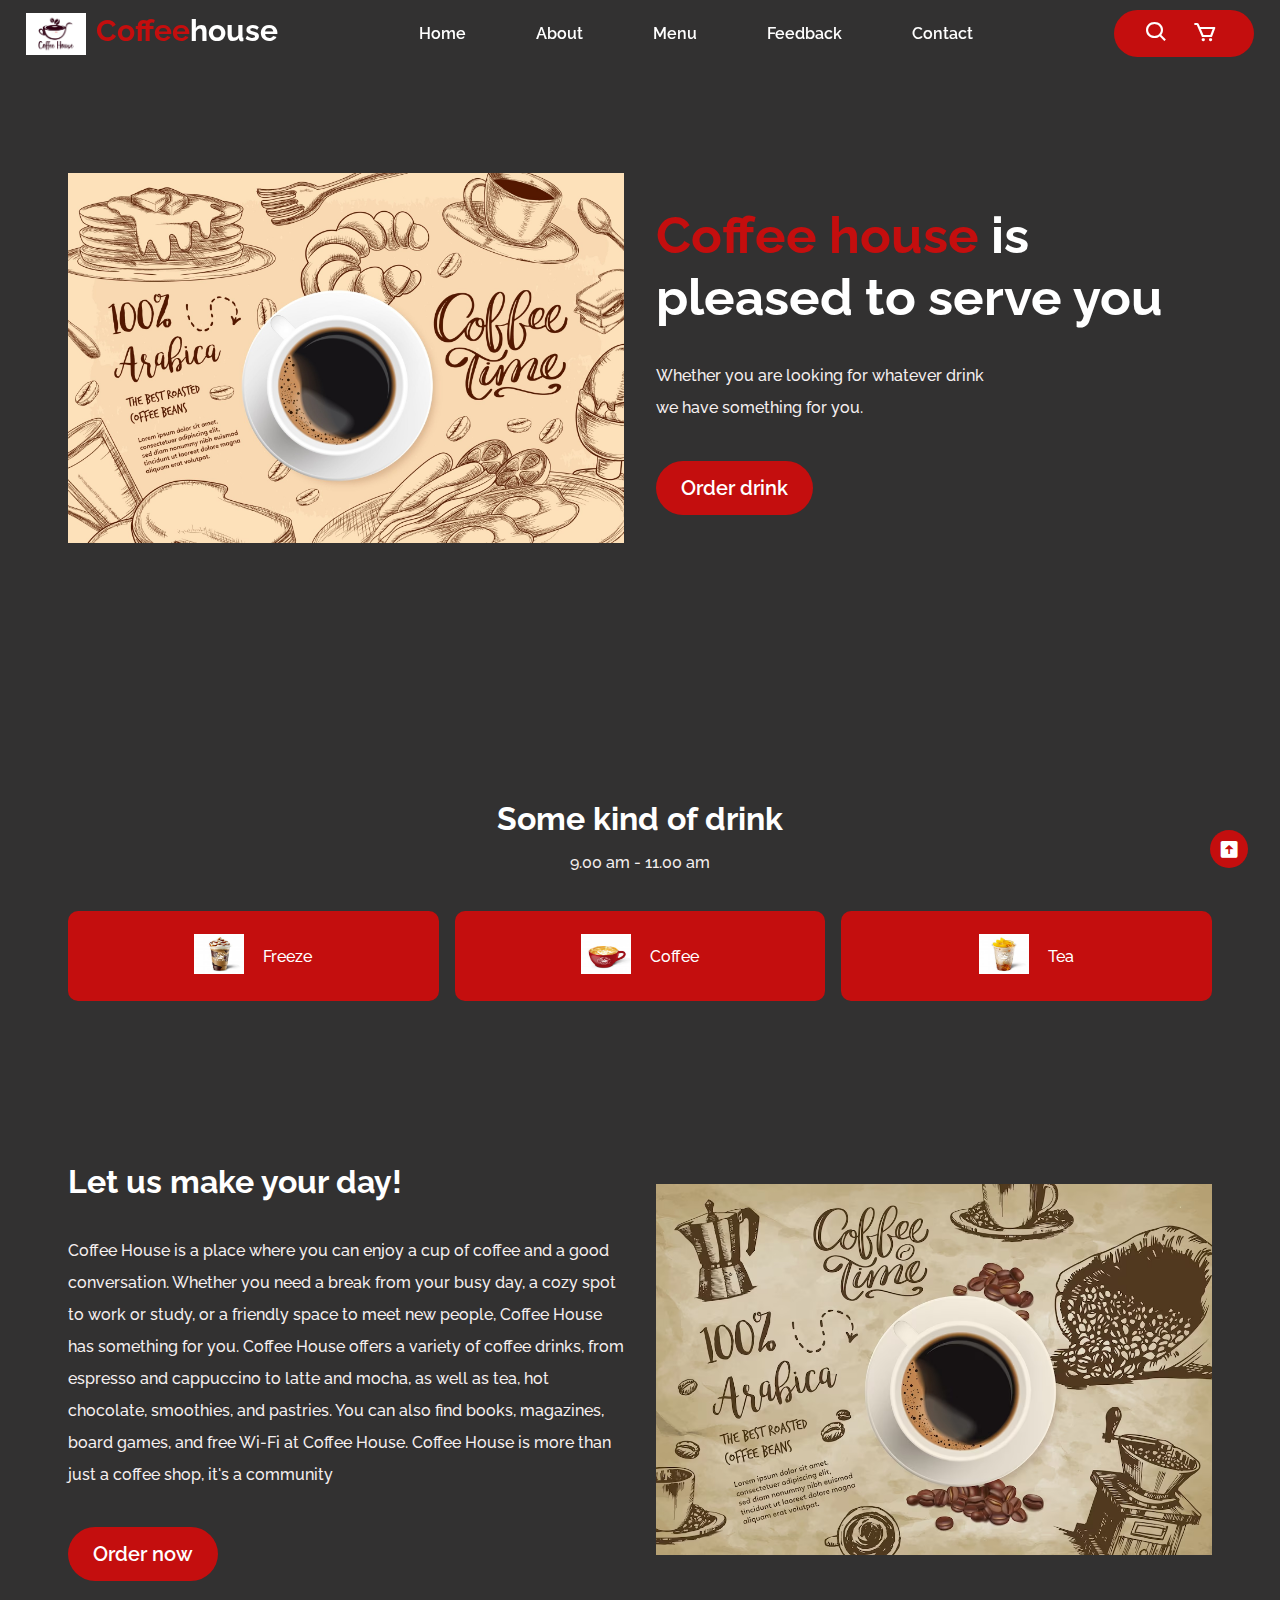
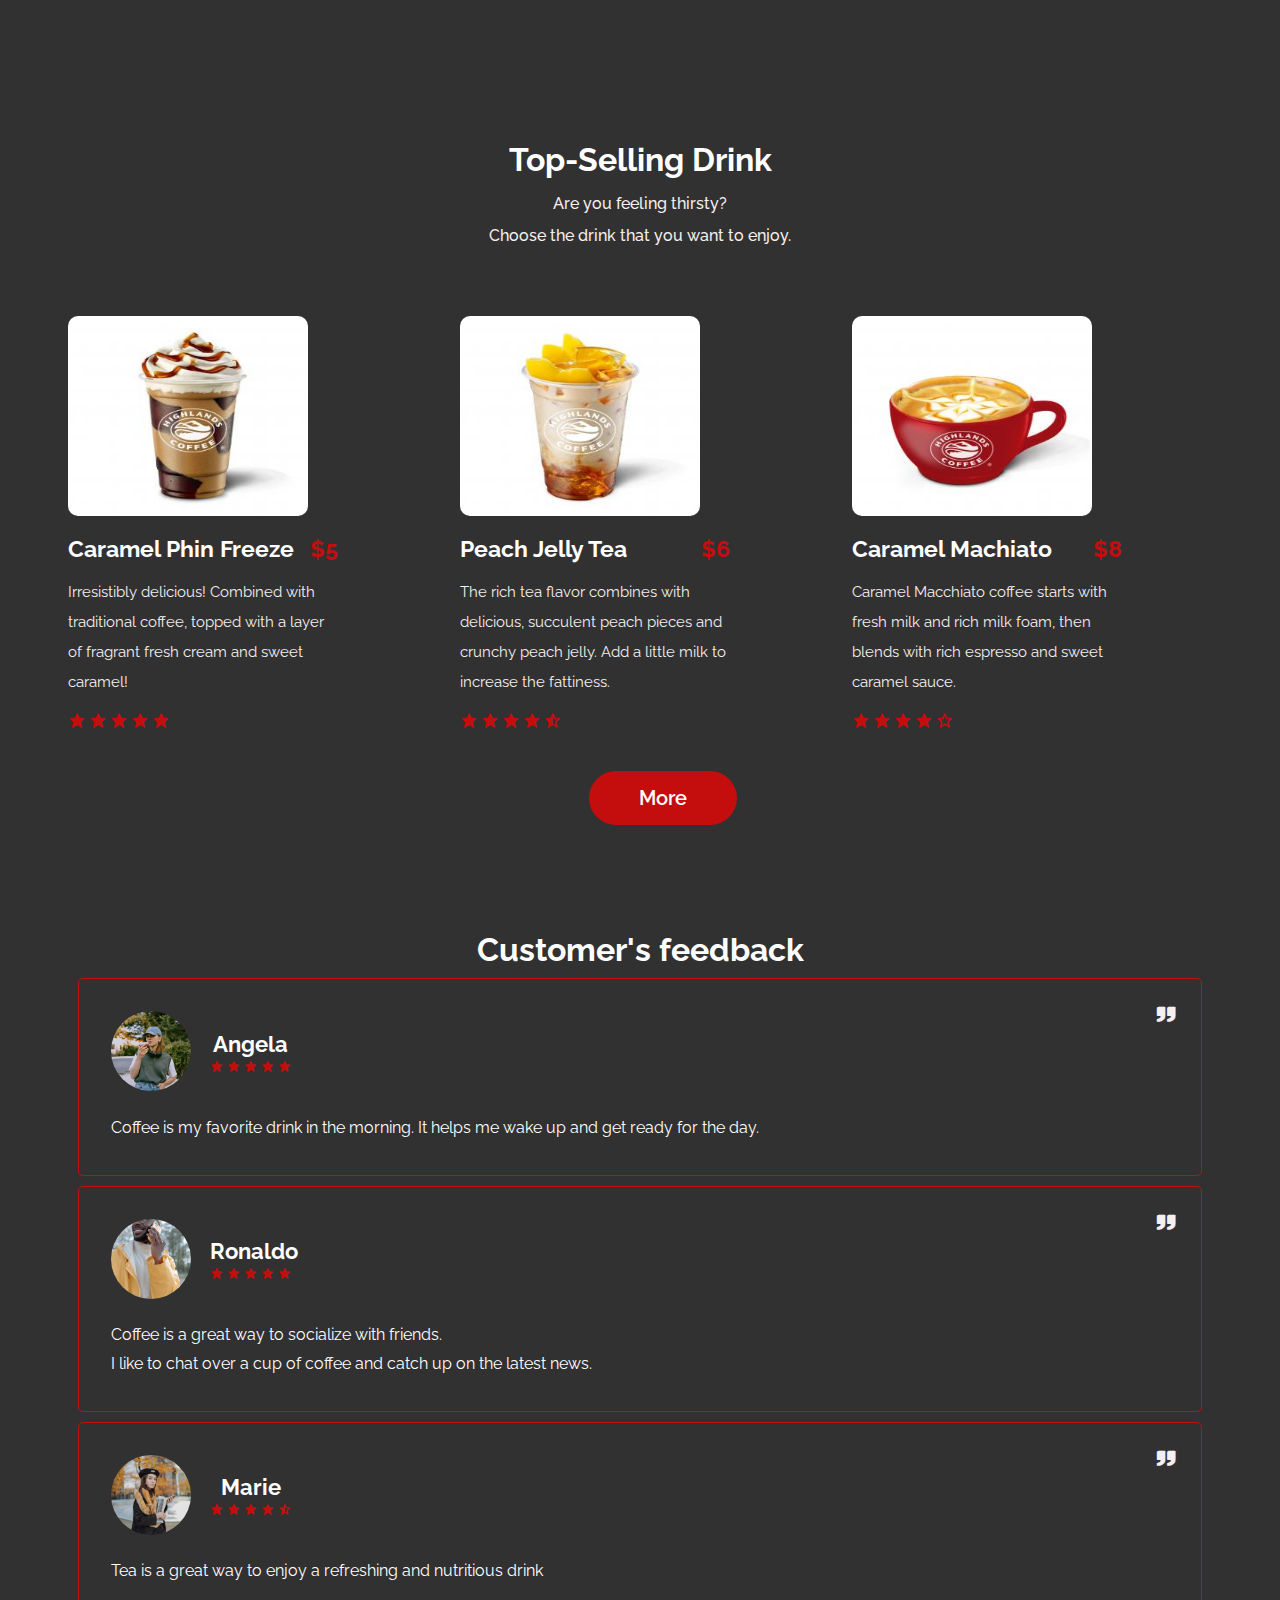
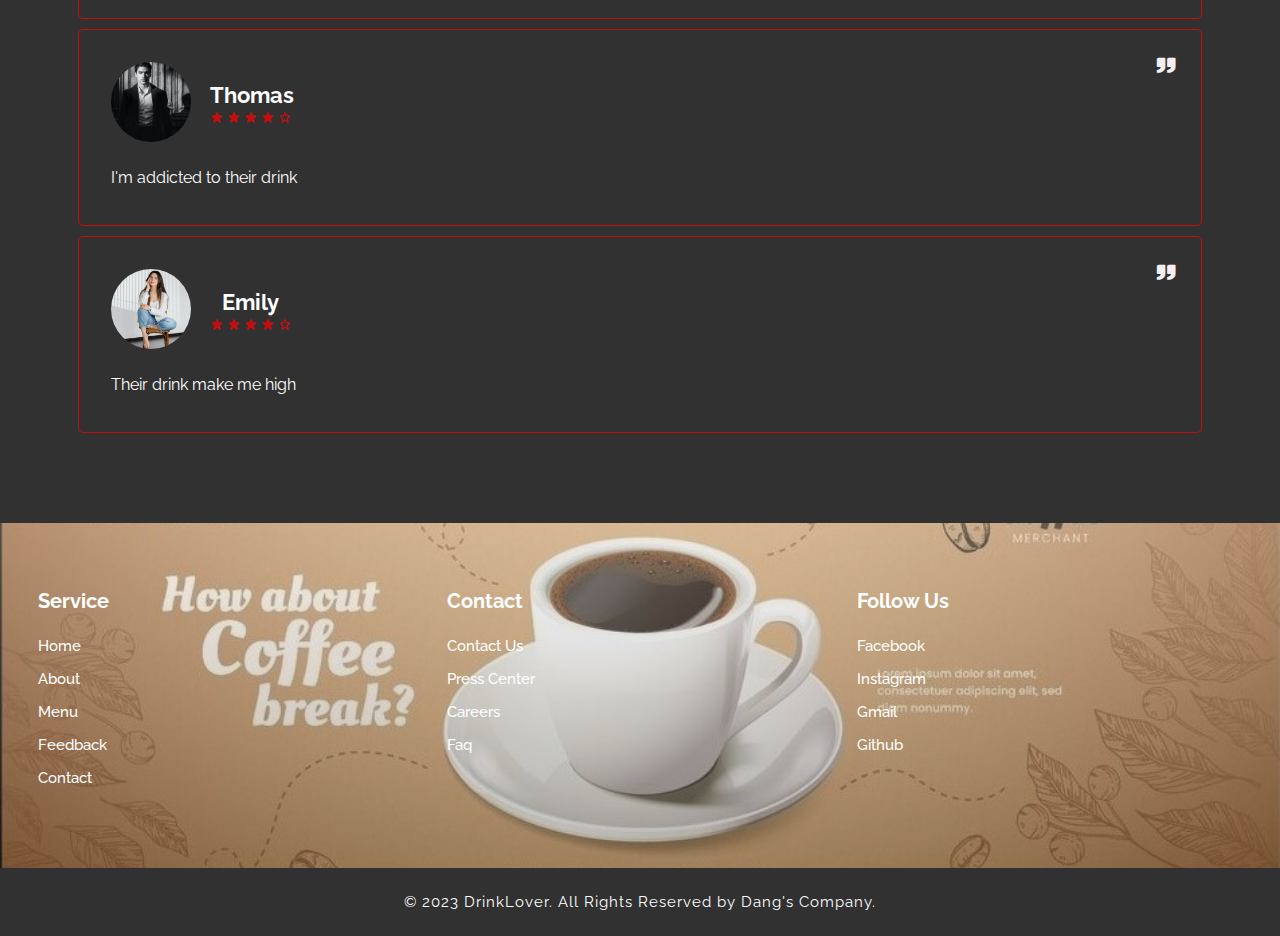
<file: index.html>
<!DOCTYPE html>
<html lang="en">
    <head>
        <meta charset="utf-8">
        <meta name="viewport" content="width=device-width, initial-scales=1">

        <title> Coffee house</title>

        <link rel="stylesheet" href="style.css">
        <link rel="stylesheet" href="https://unpkg.com/boxicons@latest/css/boxicons.min.css">
    </head>

    <body>
        <!--Header-->
        <header class="header">
            <div class="logo">
                <img src="Image/coffee logo.jpg" alt="Logo">
                <a href="#" class="logo"><span>Coffee</span>house</a>
            </div>
            
            <ul class="navbar">
                <li><a href="#home">Home</a></li>
                <li><a href="#about">About</a></li>
                <li><a href="#menu">Menu</a></li>
                <li><a href="#feedback">Feedback</a></li>
                <li><a href="#contact">Contact</a></li>
            </ul>

            <div class="h-icons">
                <a href="#"><i class='bx bx-search' ></i></a>
                <a href="#"><i class='bx bx-cart'></i></a>
                <div class="bx bx-menu" id="menu-icon"></div>
            </div>
        </header>

        <!--Home-->
        <section class="home" id="home">

            <div class="home-img">
                <img src="Image/home img.jpg">
            </div>

            <div class="home-text">
                <h1><span>Coffee house</span> is pleased to serve you</h1>
                <p>Whether you are looking for whatever drink <br> we have something for you.</p>
                <a href="order.html" class="but" id ="but">Order drink</a>
            </div>

            </div>
        </section>

        <!--Container-->
        <section class="container">
            <div class="main-text">
                <h2>Some kind of drink</h2>
                <p>9.00 am - 11.00 am</p>
            </div>

            <div class="container-box">
                <div class="c-mainbx">
                    <div class="container-img">
                        <img src="Image/nước 1.jpg" width="50px" height="40px">
                    </div>
                    <div class="container-text">
                        <p>Freeze</p>
                    </div>
                </div>

                <div class="c-mainbx">
                    <div class="container-img">
                        <img src="Image/nước 8.jpg" width="50px" height="40px">
                    </div>
                    <div class="container-text">
                        <p>Coffee</p>
                    </div>
                </div>

                <div class="c-mainbx">
                    <div class="container-img">
                        <img src="Image/nước 11.jpg" width="50px" height="40px">
                    </div>
                    <div class="container-text">
                        <p>Tea</p>
                    </div>
                </div>
                </div>

            </div>
        </section>

        <!--About-->
        <section class="about" id="about">
            <div class="about-text">
                <h2>Let us make your day!</h2>
                <p>Coffee House is a place where you can enjoy a cup of coffee and a good conversation.
                 Whether you need a break from your busy day, a cozy spot to work or study, or a friendly space to meet new people, Coffee House has something for you.
                 Coffee House offers a variety of coffee drinks, from espresso and cappuccino to latte and mocha, as well as tea, hot chocolate, smoothies, and pastries.
                 You can also find books, magazines, board games, and free Wi-Fi at Coffee House. 
                Coffee House is more than just a coffee shop, it's a community
                </p>
                <a href="order.html" class="but" id ="but">Order now</a>
            </div>    

            <div class="about-img">
                <img src="Image/about.png">
            </div>
        </section>

        <!--Menu-->
        <section class="menu" id="menu">
            <div class="main-text">
                <h2>Top-Selling Drink</h2>
                <p>Are you feeling thirsty?<br>Choose the drink that you want to enjoy.</p>
            </div>

            <div class="menu-content">
                <div class="row">
                    <img src="Image/nước 1.jpg">
                    <div class="menu-text">
                        <div class="menu-left">
                            <h4>Caramel Phin Freeze</h4>
                        </div>
                        <div class="menu-right">
                            <h5>$5</h5>
                        </div>
                    </div>
                    <p>Irresistibly delicious! Combined with traditional coffee, topped with a layer of fragrant fresh cream and sweet caramel!</p>
                    <div class="star">
                        <a href="#"><i class='bx bxs-star'></i></a>
                        <a href="#"><i class='bx bxs-star'></i></a>
                        <a href="#"><i class='bx bxs-star'></i></a>
                        <a href="#"><i class='bx bxs-star'></i></a>
                        <a href="#"><i class='bx bxs-star'></i></a>
                    </div>
                </div>

                <div class="row">
                    <img src="Image/nước 11.jpg">
                    <div class="menu-text">
                        <div class="menu-left">
                            <h4>Peach Jelly Tea</h4>
                        </div>
                        <div class="menu-right">
                            <h5>$6</h5>
                        </div>
                    </div>
                    <p>The rich tea flavor combines with delicious, succulent peach pieces and crunchy peach jelly. Add a little milk to increase the fattiness.</p>
                    <div class="star">
                        <a href="#"><i class='bx bxs-star'></i></a>
                        <a href="#"><i class='bx bxs-star'></i></a>
                        <a href="#"><i class='bx bxs-star'></i></a>
                        <a href="#"><i class='bx bxs-star'></i></a>
                        <a href="#"><i class='bx bxs-star-half'></i></a>
                    </div>
                </div>

                <div class="row">
                    <img src="Image/nước 8.jpg">
                    <div class="menu-text">
                        <div class="menu-left">
                            <h4>Caramel Machiato</h4>
                        </div>
                        <div class="menu-right">
                            <h5>$8</h5>
                        </div>
                    </div>
                    <p>Caramel Macchiato coffee starts with fresh milk and rich milk foam, then blends with rich espresso and sweet caramel sauce.</p>
                    <div class="star">
                        <a href="#"><i class='bx bxs-star'></i></a>
                        <a href="#"><i class='bx bxs-star'></i></a>
                        <a href="#"><i class='bx bxs-star'></i></a>
                        <a href="#"><i class='bx bxs-star'></i></a>
                        <a href="#"><i class='bx bx-star'></i></a>
                    </div>
                </div>   
            </div>
            <br><br>
            <a href="menu.html" class="butt" id ="butt">More</a>
        </section>

        <!--Feedback-->
         <section class="feedback" id="feedback">
            <h3>Customer's feedback</h3>
            <div class="slider">

                <!--cmt 1-->
                <div class="slide">
                    <i class='bx bxs-quote-right'></i>
                    <dis class="user">
                        <img src="Image/avt1.jpeg">
                        <div class="user-info">
                            <h3>Angela</h3>
                            <div class="star">
                                <a href="#"><i class='bx bxs-star'></i></a>
                                <a href="#"><i class='bx bxs-star'></i></a>
                                <a href="#"><i class='bx bxs-star'></i></a>
                                <a href="#"><i class='bx bxs-star'></i></a>
                                <a href="#"><i class='bx bxs-star'></i></a>
                            </div>
                        </div>
                    </dis>
                    <p>Coffee is my favorite drink in the morning. It helps me wake up and get ready for the day.</p>
                </div>

                <!--cmt 2-->
                <div class="slide">
                    <i class='bx bxs-quote-right'></i>
                    <div class="user">
                        <img src="Image/avt2.jpeg">
                        <div class="user-info">
                            <h3>Ronaldo</h3>
                            <div class="star">
                                <a href="#"><i class='bx bxs-star'></i></a>
                                <a href="#"><i class='bx bxs-star'></i></a>
                                <a href="#"><i class='bx bxs-star'></i></a>
                                <a href="#"><i class='bx bxs-star'></i></a>
                                <a href="#"><i class='bx bxs-star'></i></a>
                            </div>
                        </div>
                    </div>
                    <p>Coffee is a great way to socialize with friends.
                        <br> I like to chat over a cup of coffee and catch up on the latest news.</p>
                </div>

                <!--cmt 3-->
                <div class="slide">
                    <i class='bx bxs-quote-right'></i>
                    <div class="user">
                        <img src="Image/avt3.jpeg">
                        <div class="user-info">
                            <h3>Marie</h3>
                            <div class="star">
                                <a href="#"><i class='bx bxs-star'></i></a>
                                <a href="#"><i class='bx bxs-star'></i></a>
                                <a href="#"><i class='bx bxs-star'></i></a>
                                <a href="#"><i class='bx bxs-star'></i></a>
                                <a href="#"><i class='bx bxs-star-half'></i></a>
                            </div>
                        </div>
                    </div>
                    <p>Tea is a great way to enjoy a refreshing and nutritious drink</p>
                </div>

                <!--cmt 4-->
                <div class="slide">
                    <i class='bx bxs-quote-right'></i>
                    <div class="user">
                        <img src="Image/avt4.webp">
                        <div class="user-info">
                            <h3>Thomas</h3>
                            <div class="star">
                                <a href="#"><i class='bx bxs-star'></i></a>
                                <a href="#"><i class='bx bxs-star'></i></a>
                                <a href="#"><i class='bx bxs-star'></i></a>
                                <a href="#"><i class='bx bxs-star'></i></a>
                                <a href="#"><i class='bx bx-star'></i></a>
                            </div>
                        </div>
                    </div>
                    <p>I'm addicted to their drink</p>
                </div>

                <!--cmt 5-->
                <div class="slide">
                    <i class='bx bxs-quote-right'></i>
                    <div class="user">
                        <img src="Image/avt5.webp">
                        <div class="user-info">
                            <h3>Emily</h3>
                            <div class="star">
                                <a href="#"><i class='bx bxs-star'></i></a>
                                <a href="#"><i class='bx bxs-star'></i></a>
                                <a href="#"><i class='bx bxs-star'></i></a>
                                <a href="#"><i class='bx bxs-star'></i></a>
                                <a href="#"><i class='bx bx-star'></i></a>
                            </div>
                        </div>
                    </div>
                    <p>Their drink make me high</p>
                </div>
            </div>
        </section>

        <!--Contact-->
        <section class="contact" id="contact">
            <div class="main-contact">
                <div class="contact-content">
                    <h4>Service</h4>
                    <li><a href="#home">Home</a></li>
                    <li><a href="#about">About</a></li>
                    <li><a href="#menu">Menu</a></li>
                    <li><a href="#feedback">Feedback</a></li>
                    <li><a href="#contact">Contact</a></li>
                </div>

                <div class="contact-content">
                    <h4>Contact</h4>
                    <li><a href="#">Contact Us</a></li>
                    <li><a href="#">Press Center</a></li>
                    <li><a href="#">Careers</a></li>
                    <li><a href="#">Faq</a></li>
                </div>

                <div class="contact-content">
                    <h4>Follow Us</h4>
                    <li><a href="https://www.facebook.com/profile.php?id=100048425405560">Facebook</a></li>
                    <li><a href="https://www.instagram.com/dhuu_04/">Instagram</a></li>
                    <li><a href="https://mail.google.com/mail/u/0/?pli=1#inbox">Gmail</a></li>
                    <li><a href="https://github.com/pdhuu">Github</a></li>
                </div>
            </div>
        </section>

        <div class="last-text">
            <p>© 2023 DrinkLover. All Rights Reserved by Dang's Company.</p>
        </div>

        <!--Scroll top-->
        <a href="#home" class="scroll-top">
            <i class='bx bxs-up-arrow-square'></i>
        </a>

        <!--JS-->
        <script src="script.js"></script>

    </body>

</html>
</file>
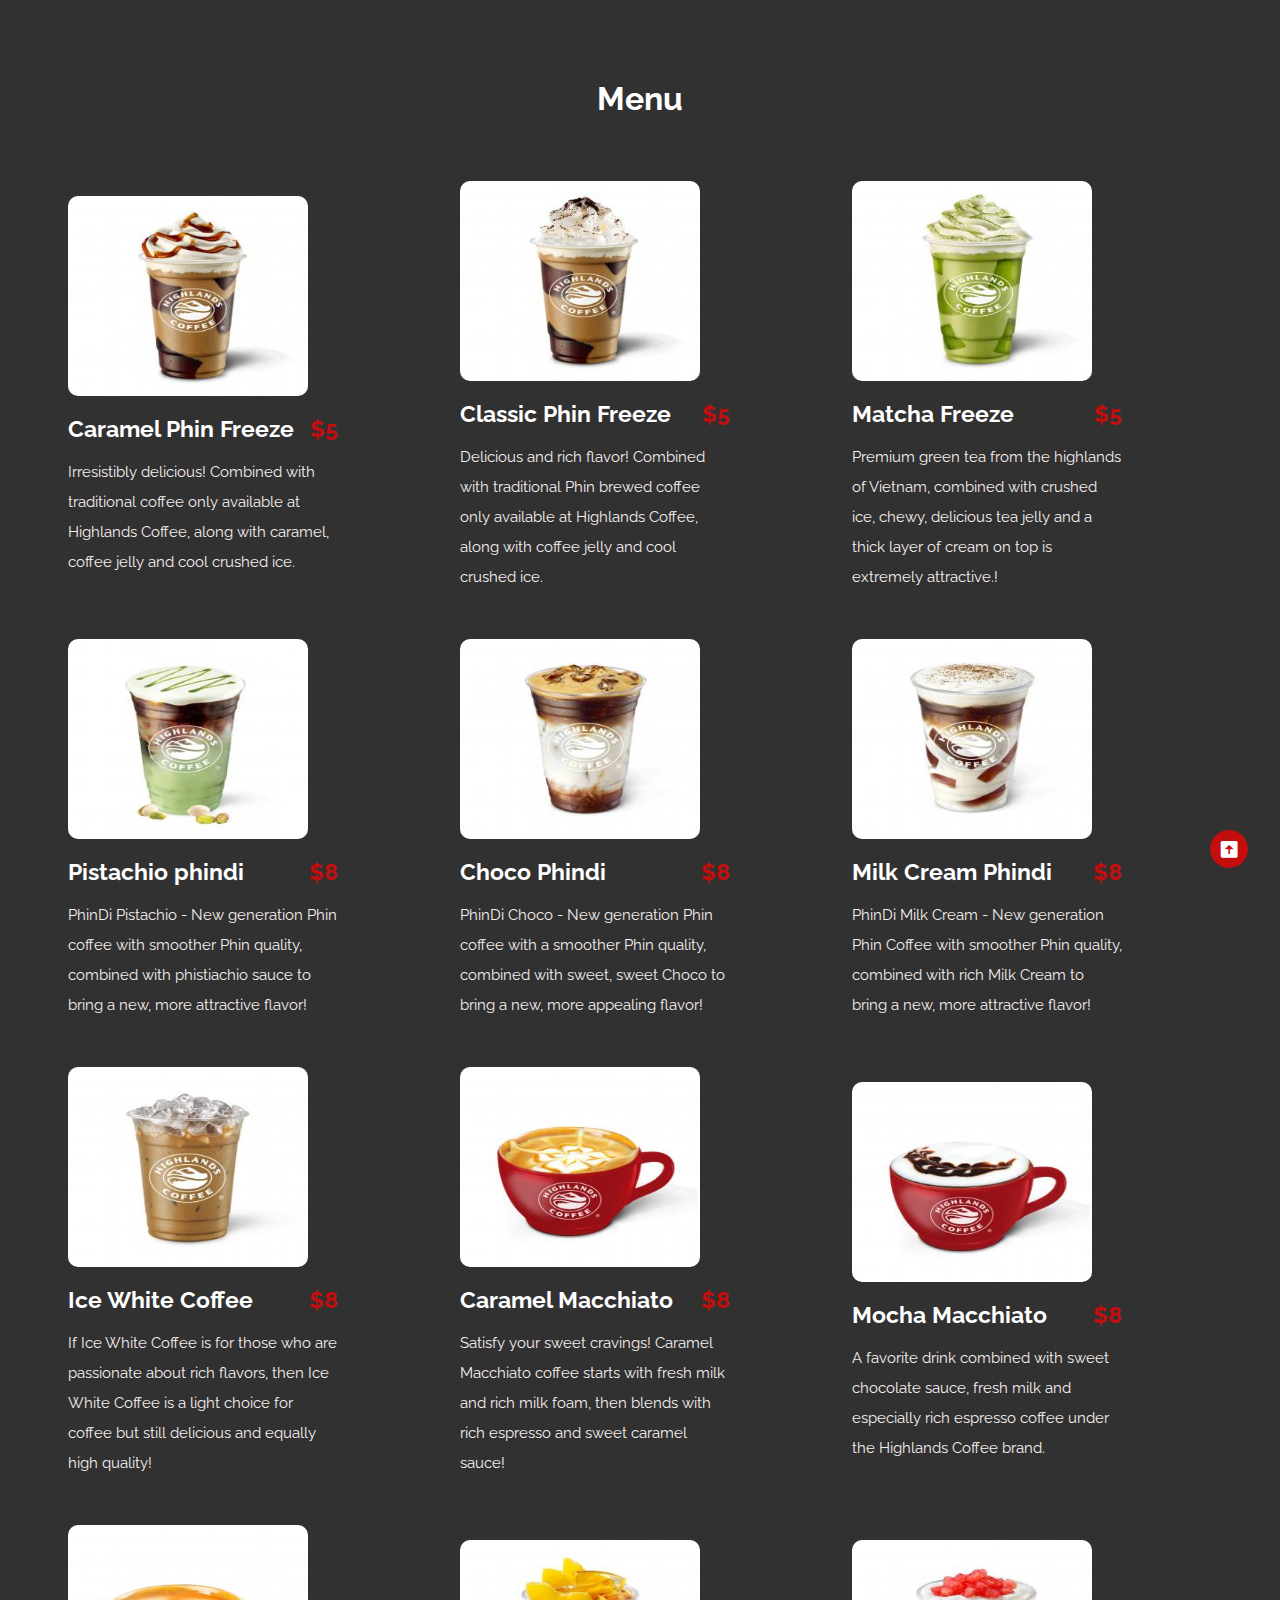
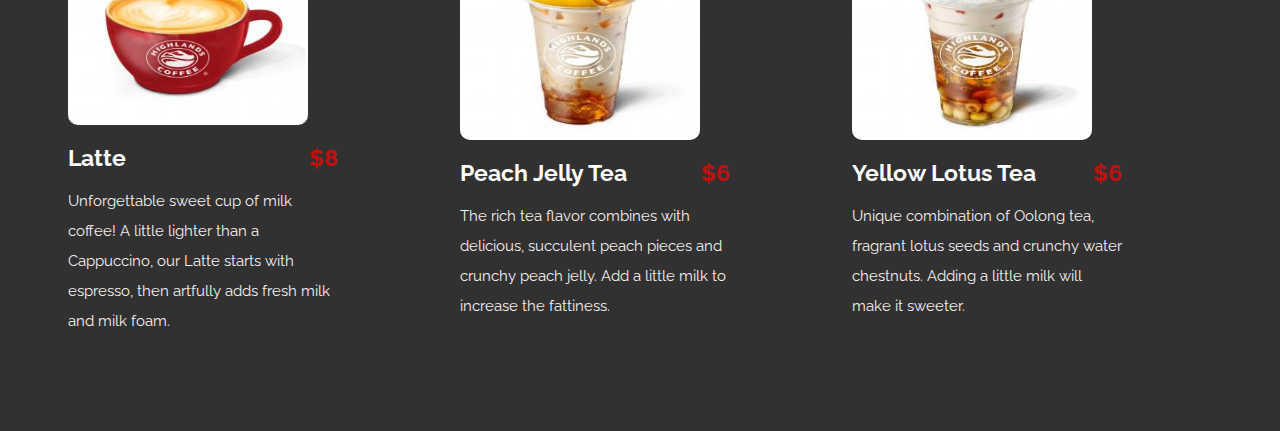
<file: menu.html>
<!DOCTYPE html>
<html lang="en">

    <head>
        <meta charset="utf-8">
        <meta name="viewport" content="width=device-width, initial-scales=1">

        <title>Menu</title>

        <link rel="stylesheet" href="style.css">
        <link rel="stylesheet" href="https://unpkg.com/boxicons@latest/css/boxicons.min.css">
    </head>

    <body>

        <section class="menu" id="menu">
            <div class="main-text">
                <h2>Menu</h2>
            </div>

            <div class="menu-content">
                <div class="row">
                    <img src="Image/nước 1.jpg">
                    <div class="menu-text">
                        <div class="menu-left">
                            <h4>Caramel Phin Freeze</h4>
                        </div>
                        <div class="menu-right">
                            <h5>$5</h5>
                        </div>
                    </div>
                    <p>Irresistibly delicious! Combined with traditional coffee only available at Highlands Coffee, along with caramel, coffee jelly and cool crushed ice.</p>
                </div>

                <div class="row">
                    <img src="Image/nước 2.jpg">
                    <div class="menu-text">
                        <div class="menu-left">
                            <h4>Classic Phin Freeze</h4>
                        </div>
                        <div class="menu-right">
                            <h5>$5</h5>
                        </div>
                    </div>
                    <p>Delicious and rich flavor! Combined with traditional Phin brewed coffee only available at Highlands Coffee, along with coffee jelly and cool crushed ice.</p>
                </div>

                <div class="row">
                    <img src="Image/nước 3.jpg">
                    <div class="menu-text">
                        <div class="menu-left">
                            <h4>Matcha Freeze</h4>
                        </div>
                        <div class="menu-right">
                            <h5>$5</h5>
                        </div>
                    </div>
                    <p> Premium green tea from the highlands of Vietnam, combined with crushed ice, chewy, delicious tea jelly and a thick layer of cream on top is extremely attractive.!</p>
                </div>

                <div class="row">
                    <img src="Image/nước 4.jpg">
                    <div class="menu-text">
                        <div class="menu-left">
                            <h4>Pistachio phindi</h4>
                        </div>
                        <div class="menu-right">
                            <h5>$8</h5>
                        </div>
                    </div>
                    <p>PhinDi Pistachio - New generation Phin coffee with smoother Phin quality, combined with phistiachio sauce to bring a new, more attractive flavor!</p>
                </div>

                <div class="row">
                    <img src="Image/nước 5.jpg">
                    <div class="menu-text">
                        <div class="menu-left">
                            <h4>Choco Phindi</h4>
                        </div>
                        <div class="menu-right">
                            <h5>$8</h5>
                        </div>
                    </div>
                    <p>PhinDi Choco - New generation Phin coffee with a smoother Phin quality, combined with sweet, sweet Choco to bring a new, more appealing flavor!</p>
                </div>

                <div class="row">
                    <img src="Image/nước 6.jpg">
                    <div class="menu-text">
                        <div class="menu-left">
                            <h4>Milk Cream Phindi</h4>
                        </div>
                        <div class="menu-right">
                            <h5>$8</h5>
                        </div>
                    </div>
                    <p>PhinDi Milk Cream - New generation Phin Coffee with smoother Phin quality, combined with rich Milk Cream to bring a new, more attractive flavor!</p>
                </div>

                <div class="row">
                    <img src="Image/nước 7.jpg">
                    <div class="menu-text">
                        <div class="menu-left">
                            <h4>Ice White Coffee</h4>
                        </div>
                        <div class="menu-right">
                            <h5>$8</h5>
                        </div>
                    </div>
                    <p>If Ice White Coffee is for those who are passionate about rich flavors, then Ice White Coffee is a light choice for coffee but still delicious and equally high quality!</p>
                </div>

                <div class="row">
                    <img src="Image/nước 8.jpg">
                    <div class="menu-text">
                        <div class="menu-left">
                            <h4>Caramel Macchiato </h4>
                        </div>
                        <div class="menu-right">
                            <h5>$8</h5>
                        </div>
                    </div>
                    <p>Satisfy your sweet cravings! Caramel Macchiato coffee starts with fresh milk and rich milk foam, then blends with rich espresso and sweet caramel sauce!</p>
                </div>

                <div class="row">
                    <img src="Image/nước 9.jpg">
                    <div class="menu-text">
                        <div class="menu-left">
                            <h4>Mocha Macchiato</h4>
                        </div>
                        <div class="menu-right">
                            <h5>$8</h5>
                        </div>
                    </div>
                    <p>A favorite drink combined with sweet chocolate sauce, fresh milk and especially rich espresso coffee under the Highlands Coffee brand. </p>
                </div>

                <div class="row">
                    <img src="Image/nước 10.jpg">
                    <div class="menu-text">
                        <div class="menu-left">
                            <h4>Latte</h4>
                        </div>
                        <div class="menu-right">
                            <h5>$8</h5>
                        </div>
                    </div>
                    <p>Unforgettable sweet cup of milk coffee! A little lighter than a Cappuccino, our Latte starts with espresso, then artfully adds fresh milk and milk foam.</p>
                </div>

                <div class="row">
                    <img src="Image/nước 11.jpg">
                    <div class="menu-text">
                        <div class="menu-left">
                            <h4>Peach Jelly Tea</h4>
                        </div>
                        <div class="menu-right">
                            <h5>$6</h5>
                        </div>
                    </div>
                    <p>The rich tea flavor combines with delicious, succulent peach pieces and crunchy peach jelly. Add a little milk to increase the fattiness.</p>
                </div>

                <div class="row">
                    <img src="Image/nước 12.jpg">
                    <div class="menu-text">
                        <div class="menu-left">
                            <h4>Yellow Lotus Tea</h4>
                        </div>
                        <div class="menu-right">
                            <h5>$6</h5>
                        </div>
                    </div>
                    <p>Unique combination of Oolong tea, fragrant lotus seeds and crunchy water chestnuts. Adding a little milk will make it sweeter.</p>
                </div>

            </div>
        </section>
        <a href="#" class="scroll-top">
            <i class='bx bxs-up-arrow-square'></i>
        </a>

    </body>

</html>
</file>
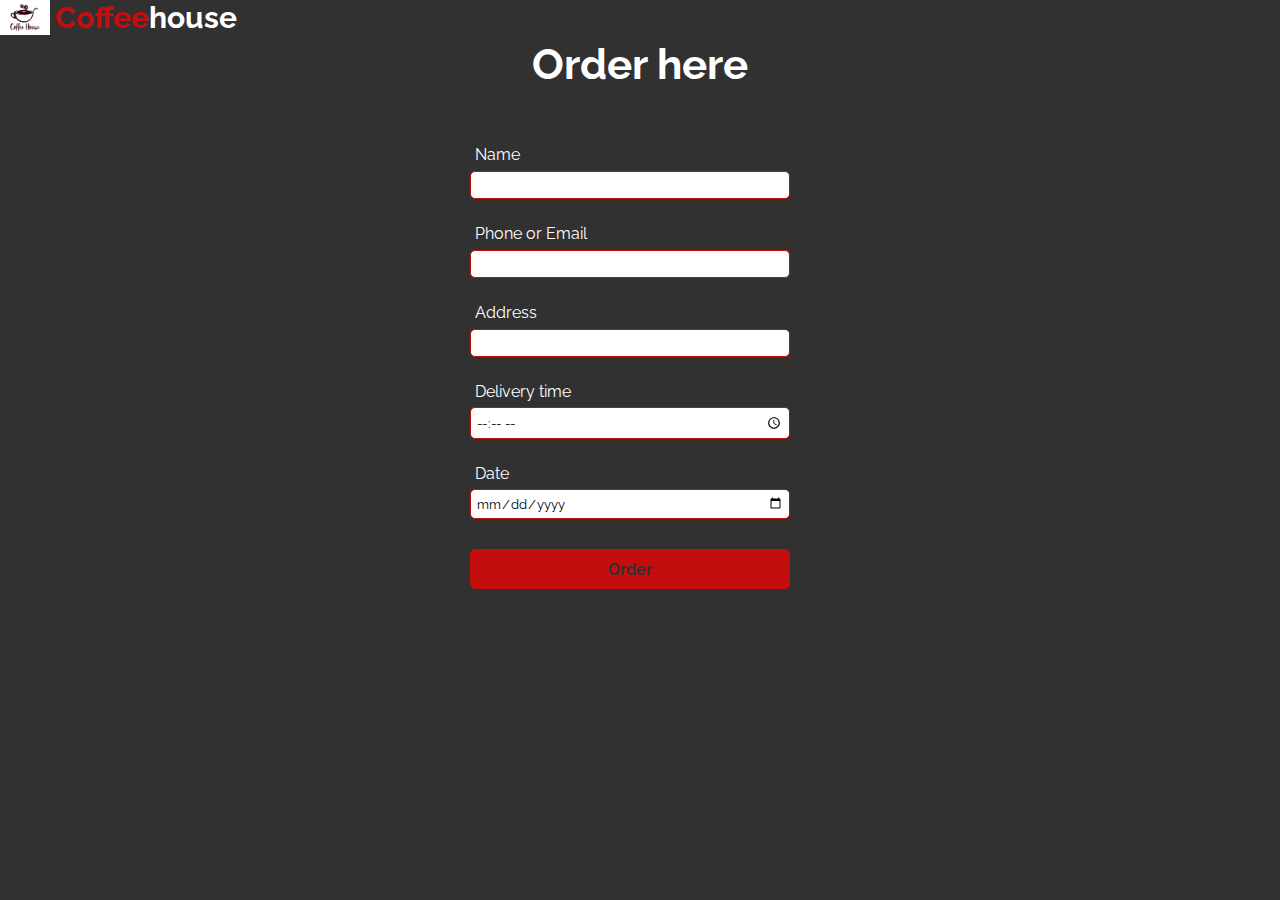
<file: order.html>
<!DOCTYPE html>
<html lang="en">
    <head>
        <meta charset="utf-8">
        <meta name="viewport" content="width=device-width, initial-scales=1">

        <title</title>

        <link rel="stylesheet" href="order.css">
        <link rel="stylesheet" href="https://unpkg.com/boxicons@latest/css/boxicons.min.css">
    </head>

    <body>
        <header>
            <div class="logo">
                <img src="Image/coffee logo.jpg" alt="Logo">
                <a href="main.html#home" class="logo"><span>Coffee</span>house</a>
            </div>
        </header>

        <section>
            <div class="order">
                <h2>Order here</h2>
               <br><br> 
                <form>
                    <label>Name</label>
                    <input id="name" type="text" >
                    <label>Phone or Email</label>
                    <input id="phone_email" type="text" >
                    <label>Address</label>
                    <input id="address" type="text">
                    <label>Delivery time</label>
                    <input id="time" type="time">
                    <label>Date</label>
                    <input id="date" type="date">
                    <a href="main.html"><input class="but" id="submit" type="button" value="Order"></a>
                </form>
            </div>
        </section>
        
        <script src="script.js"></script>
    </body>

</html>
</file>
<file: style.css>
@import url('https://fonts.googleapis.com/css2?family=Paytone+One&family=Raleway:wght@100;200;300;400;500;600;700;800;900&display=swap');

*{
    padding: 0;
    margin: 0;
    box-sizing: border-box;
    font-family: 'Raleway', sans-serif;
    text-decoration: none;
    list-style: none;
    scroll-behavior: smooth;
}

:root{
    --text: white;
    --main: rgb(196, 14, 14);
    --sec-color: rgb(245, 239, 239);
    --bg: rgb(50, 49, 49);
    --check: gray;
    --big-font: 4.5rem;
    --h2-font: 2.6rem;
    --p-font: 1.1rem;
    --t-font: 1.4rem;
    --b-font: 0.8rem;
    --outline: .1rem solid rgba(0,0,0,0.1);
}

body{
    background: var(--bg);
    color: var(--text);
}
    /*header*/
header{
    position: fixed;
    width: 100%;
    top: 0;;
    right: 0;
    z-index: 1000;
    display: flex;
    align-items: center;
    justify-content: space-between;
    background: transparent;
    padding: 23px 15%;
    transition: all 0.38s ease;
}
    /*ảnh logo và chữ FoodLover*/
.logo img{
    width: 60px;
    float: left;
    margin-right: 10px;
}
.logo a {
    display: flex;
    align-items: center;
}
.logo{
    font-size : 30px;
    font-weight: 700;
    color: var(--text);
}
span{
    color: var(--main);
}
    /* thanh navbar */
.navbar{
    display: flex;
}
.navbar a{
    color: var(--text);
    font-size: var(--p-font);
    font-weight: 600;
    padding: 5px 10px;
    margin: 2px 25px;
    border-bottom: 2px solid transparent;
    transition: all 0.4s ease;
}
.navbar a:hover{
    border-bottom: 2px solid var(--main);
    color: var(--main);
}
    /*icon search và cart*/
.h-icons{
    display: flex;
    align-items: center;
    padding: 10px 22px;
    background: var(--main);
    border-radius: 5rem;
}
.h-icons i{
    font-size: 25px;
    color: white;
    margin-right: 15px;
    margin-left: 8px;
}
  
    /*nút android*/
#menu-icon{
    font-size: 33px;
    color:white;
    z-index: 10001;
    cursor: pointer;
    display: none;
}
    /* home */
section{
    padding: 90px 15% 80px;
}
.home{
    height: 88vh;
    width: 100%;
    position: relative;
    display: grid;
    grid-template-columns: repeat(2, 1fr);
    align-items: center;
    gap: 2rem;
}
.home-img img{
    width: 100%;
    height: auto;
}
.home-text h1{
    font-size: var(--big-font);
    line-height: 1.2;
    margin-bottom: 2rem;
}
.home-text p{
    font-size: var(--p-font);
    font-weight: 500;
    color: var(--sec-color);
    line-height: 32px;
    margin-bottom: 2.3rem;
}
    /* nút order */
.but {
    display: inline-block;
    padding: 15px 25px;
    background: var(--main);
    color: white;
    font-size: 20px;
    font-weight: 600;
    border-radius: 5rem;
    transition: all 0.39s ease;
    
}
.but:hover{
    letter-spacing: 1.2px;
    background: var(--check);
}

    /* làm cho header đứng yên */
header.sticky{
    padding: 10px 15%;
    background: var(--bg);
}
    /* container */
.main-text h2{
    font-size: var(--h2-font);
    margin-bottom: 10px;
}
.main-text p{
    font-size: var(--p-font);
    font-weight: 500;
    color: var(--sec-color);
    line-height: 32px;
}

.container-box{
    display: grid;
    grid-template-columns: repeat(auto-fit, minmax(200px, auto));
    gap: 1rem;
    align-items: center;
    margin-top: 2rem;
}
.c-mainbx{
    display: flex;
    align-items: center;
    justify-content: center;
    gap: 1.2rem;
    border-radius: 10px;
    height: 90px;
    background: var(--main);
    transition: all 0.38s ease;
}
.container-text p{
    font-size: var(--p-font);
    font-weight: 500;
    color: white;
}
 .c-mainbx:hover{
    transform: translateX(10px);
    cursor: pointer;
    background:gray;
} 
    /*about*/
.about{
    display: grid;
    grid-template-columns: repeat(2, 1fr);
    align-items: center;
    gap: 2rem;
}
.about-img img{
    width: 100%;
    height: auto;
}
.about-text h2{
    font-size: var(--h2-font);
    margin-bottom: 2rem;
    line-height: 1.3;
}
.about-text p{
    font-size: var(--p-font);
    color: var(--sec-color);
    font-weight: 500;
    line-height: 32px;
    margin-bottom: 2.3rem;
}
    /*menu*/
.menu-content{
    display: grid;
    grid-template-columns: repeat(auto-fit, minmax(300px, auto));
    gap: 2rem;
    align-items: center;
    margin-top: 4rem;
    cursor: pointer;
}
.row img{
    width: 240px;
    height: 200px;
    border-radius: 10px;
}
.row{
    width: 85%;
    max-width: 270px;
    transition: all 0.38s ease;
}
.menu-text{
    display: flex;
    align-items: center;
    justify-content: space-between;
    padding: 15px 0;
}
.menu-left h4{
    font-size: 23px;
}
.menu-right h5{
    color: var(--main);
    font-size: 23px;
}
.row p{
    color: var(--sec-color);
    font-size: 15px;
    line-height: 30px;
    margin-bottom: 15px;
}
.star i{
    color: var(--main);
    font-size: 17px;
    margin-bottom: 4px;
}
.row:hover{
    transform: scale(1.07);
}
    /* nút More*/
.butt {
    display: inline-table;
    justify-content: center;
    align-items: center;
    padding: 15px 50px;
    background: var(--main);
    color: white;
    font-size: 20px;
    font-weight: 600;
    border-radius: 5rem;
    transition: all 0.39s ease;
    position: absolute;
    left: 46%;
}
.butt:hover{
    transform: scale(1.03);
    cursor: pointer;
    background: var(--check);
}
.butt:active { 
    background: var(--main);
}
    /* Feedback */
.feedback h3{
    font-size: var(--h2-font);
    text-align: center;
}
.slide{
    padding: 2rem;
    border: 0.07rem solid var(--main);
    border-radius: 0.3rem;
    position: relative;
    margin: 10px;
}
.slide p{
    font-size: var(--p-font);
    line-height: 1.8;
    color: var(--text);
}
.bxs-quote-right{
    position: absolute;
    top: 1.5rem;
    right: 1.5rem;
    font-size: var(--t-font);
    color: var(--sec-color);
}
.user{
    display: flex;
    gap: 1.2rem;
    align-items: center;
    padding-bottom: 1.4rem;
}
.user img{
    height: 5rem;
    width: 5rem;
    border-radius: 50%;
    object-fit: cover ;
}
.user h3{
    color: var(--text);
    font-size: var(--t-font);
    padding-top: 0.4rem;
}
.user i{
    font-size: var(--b-font);
    color: var(--main);
}
    /* Contact */
.contact{
    padding: 50px 15% 40px;
    background: linear-gradient(rgba(225,225,225,0.25),rgba(-225,-225,-225,0.25) ),url(Image/hand-drawn-coffee-shop-facebook-cover_23-2149225900.jpg);
    background-size: cover;
    background-repeat: no-repeat
}
.main-contact{
    display: grid;
    grid-template-columns: repeat(auto-fit, minmax(200px, auto));
    gap: 1.5rem;
}
.contact-content h4{
    font-size: 20px;
    color: var(--text);
    margin-bottom: 1.5rem;
}
.contact-content li{
    margin-bottom: 15px;
}
.contact-content li a{
    display: block;
    color: var(--text);
    font-size: 15px;
    font-weight: 500;
    transition: all 0.4s ease;
}
.contact-content li a:hover{
    transform: translateX(10px);
    color: var(--main);
}

.last-text p{
    text-align: center;
    padding: 25px;
    color: var(--text);
    font-size: 15px;
    letter-spacing: 1px;
}

.scroll-top{
    position: fixed;
    bottom: 2rem;
    right: 2rem;
}
.scroll-top i{
    padding: 8px;
    font-size: var(--t-font);
    color: #fff;
    background: var(--main);
    border-radius: 5rem;
}

/* Responsive*/
@media (max-width: 1690px){
    section{
        padding: 70px 2%;
        transition: 0.2s;
    }
    header{
        padding: 10px 2%;
        transition: 0.2s;
    }
    header.sticky{
        padding: 8px 4%;
        transition: 0.2s;
    }
    .contact{
        padding: 66px 3%;
        transition: 0.2s;
    }
}
@media (max-width: 1290px){
    section{
        padding: 80px 5.3%;
        transition: 0.2s;
    }
    :root{
        --big-font: 3.2rem;
        --h2-font: 2rem;
        --p-font: 1rem;
        transition: 0.2s;
    }
    .home{
        height: 80vh;
    }
    .main-text{
        text-align: center;
    }
}
@media (max-width: 880px){
    #menu-icon{
        display: block;
    }
    .navbar{
        position: absolute;
        top: 100%;
        right: -100%;
        width: 250px;
        height: 110vh;
        background: #fff;
        display: flex;
        flex-direction: column;
        align-items: center;
        padding: 180px 40px;
        transition: all 0.38s ease ;
    }
    .navbar a{
        display: block;
        margin: 1.3rem 0;
    }
    .navbar.open{
        right: 0;
        background: var(--bg);
    }
}
@media (max-width: 820px){
    :root{
        --big-font: 3rem;
        --h2-font: 1.8rem;
        --t-font: 1.2rem;
        transition: 0.2s;
    }
    .home{
        grid-template-columns: 1fr;
        height: 144vh;
    }
    .home-img{
        text-align: center;
    }
    .home-img img{
        height: auto;
        max-width: 590px;
        width: 100%;
    }
    .home-text{
        padding-top: 50px;
    }
    .about{
        grid-template-columns: 1fr;
    }
}

@media (max-width: 500px) {
    .home {
        margin-top: 10px;
    }
    .logo a {
        font-size: 25px;
    }
    .h-icons{
        flex-direction: column;
        padding: 3px 0;
    }
    .h-icons i{
        font-size: 15px;
        margin-right: 10px;
    }
    #menu-icon{
        font-size: 20px;
    }
}
</file>
<file: order.css>
@import url('https://fonts.googleapis.com/css2?family=Paytone+One&family=Raleway:wght@100;200;300;400;500;600;700;800;900&display=swap');

*{
    padding: 0;
    margin: 0;
    box-sizing: border-box;
    font-family: 'Raleway', sans-serif;
    text-decoration: none;
    list-style: none;
    scroll-behavior: smooth;
}

:root{
    --text: white;
    --main: rgb(196, 14, 14);
    --sec-color:white;
    --bg: rgb(50, 49, 49);
    --check: gray;
    --h2-font: 2.6rem;
}
body{
    background: var(--bg);
}
.logo img{
    width: 50px;
    float: left;
    margin-right: 5px;
}
.logo a {
    display: flex;
    align-items: center;
}
.logo{
    font-size : 30px;
    font-weight: 700;
    color: var(--text);
}
span{
    color: var(--main);
}

.order{
    width: 400px;
    height: 570px;
    padding: 5px 20px;
    margin: auto auto;
    background: var(--bg);
    border-radius: 5px;
    line-height: 30px;
}
h2{
    color: var(--sec-color);
    text-align: center;
    font-size: var(--h2-font);
    padding-top: 10px;
}
form label{
    width: 350px;
    margin-left: 15px;
    color:var(--sec-color);
}
form input{
    width: 320px;
    padding: 5px;
    margin: 0 0 20px 10px;
    border: 1px solid var(--main);
    border-radius: 5px;
    outline: none;
}
form input:hover{
    transform: scale(1.03);
}
.but{
    width: 320px;
    height: 40px;
    margin-top: 10px;
    font-size: 16px;
    font-weight: 700;
    color: var(--bg);
    background: var(--main);
    cursor: pointer;
}
.but:hover{
    background: var(--check);
    color: var(--bg);
}
</file>
